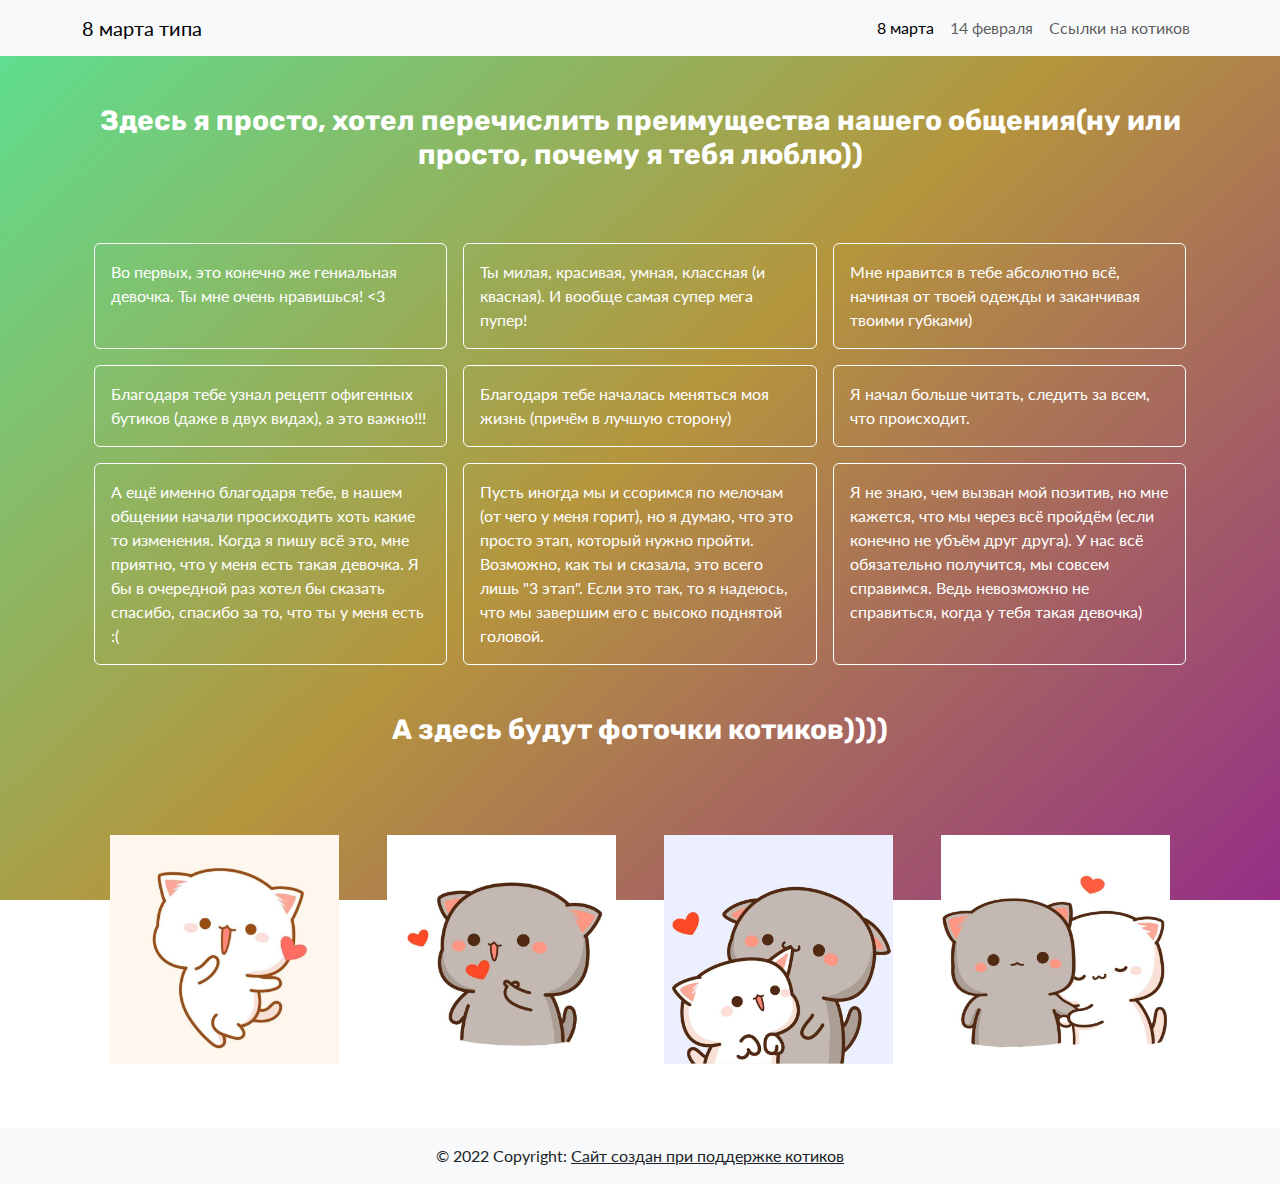
<file: index.html>
<!DOCTYPE html>
<html lang="en">
<head>
    <meta charset="UTF-8">
    <meta http-equiv="X-UA-Compatible" content="IE=edge">
    <meta name="viewport" content="width=device-width, initial-scale=1.0">
    <title>Document</title>
    <link href="https://cdn.jsdelivr.net/npm/bootstrap@5.0.1/dist/css/bootstrap.min.css" rel="stylesheet"> 
    <script src="https://cdn.jsdelivr.net/npm/@popperjs/core@2.9.2/dist/umd/popper.min.js" integrity="sha384-IQsoLXl5PILFhosVNubq5LC7Qb9DXgDA9i+tQ8Zj3iwWAwPtgFTxbJ8NT4GN1R8p" crossorigin="anonymous"></script>
    <script src="https://cdn.jsdelivr.net/npm/bootstrap@5.0.1/dist/js/bootstrap.min.js" integrity="sha384-Atwg2Pkwv9vp0ygtn1JAojH0nYbwNJLPhwyoVbhoPwBhjQPR5VtM2+xf0Uwh9KtT" crossorigin="anonymous"></script> 
    <link rel="stylesheet" href="CSS/style.css">
    <link rel="preconnect" href="https://fonts.googleapis.com">
    <link rel="preconnect" href="https://fonts.gstatic.com" crossorigin>
    <link href="https://fonts.googleapis.com/css2?family=Lato:wght@100;300&family=Rubik:wght@300&display=swap" rel="stylesheet">
</head>
<body>
    <nav class="navbar navbar-expand-lg navbar-light bg-light">
        <div class="container">
          <a class="navbar-brand" href="#">8 марта типа</a>
          <button class="navbar-toggler" type="button" data-bs-toggle="collapse" data-bs-target="#navbarNavAltMarkup" aria-controls="navbarNavAltMarkup" aria-expanded="false" aria-label="Toggle navigation">
            <span class="navbar-toggler-icon"></span>
          </button>
          <div class="collapse navbar-collapse justify-content-end" id="navbarNavAltMarkup">
            <div class="navbar-nav">
              <a class="nav-link active" href="#">8 марта</a>
              <a class="nav-link" href="Pages/14.html">14 февраля</a>
              <a class="nav-link" href="Pages/cats.html">Ссылки на котиков</a>
            </div>
          </div> 
        </div>
    </nav>

    <div class="container g-5">
        <div class="row g-lg-3 g-md-3 g-sm-3 g-3">
            <div class="col-md-12 text-center text-white py-5"><h3>Здесь я просто, хотел перечислить преимущества нашего общения(ну или просто, почему я тебя люблю))</h3></div>
            <div class="col-md-4 col-lg-4 col-sm-12 col-12">
                <div class="text-white border border-white rounded p-3 w-100 h-100">
                    Во первых, это конечно же гениальная девочка. Ты мне очень нравишься! <3
                </div>
            </div>
            <div class="col-md-4 col-lg-4 col-sm-12 col-12">
                <div class="text-white border border-white rounded p-3 w-100 h-100">
                    Ты милая, красивая, умная, классная (и квасная). И вообще самая супер мега пупер!
                </div>
            </div>
            <div class="col-md-4 col-lg-4 col-sm-12 col-12">
                <div class="text-white border border-white rounded p-3 w-100 h-100">
                    Мне нравится в тебе абсолютно всё, начиная от твоей одежды и заканчивая твоими губками)
                </div>
            </div>
            <div class="col-md-4 col-lg-4 col-sm-12 col-12">
                <div class="text-white border border-white rounded p-3 w-100 h-100">
                    Благодаря тебе узнал рецепт офигенных бутиков (даже в двух видах), а это важно!!!
                </div>
            </div>
            <div class="col-md-4 col-lg-4 col-sm-12 col-12">
                <div class="text-white border border-white rounded p-3 w-100 h-100">
                    Благодаря тебе началась меняться моя жизнь (причём в лучшую сторону)
                </div>
            </div>
            <div class="col-md-4 col-lg-4 col-sm-12 col-12">
                <div class="text-white border border-white rounded p-3 w-100 h-100">
                   Я начал больше читать, следить за всем, что происходит.
                </div>
            </div>   
            <div class="col-md-4 col-lg-4 col-sm-12 col-12">
                <div class="text-white border border-white rounded p-3 w-100 h-100">
                    А ещё именно благодаря тебе, в нашем общении начали просиходить хоть какие то изменения.
                    Когда я пишу всё это, мне приятно, что у меня есть такая девочка. Я бы в очередной раз хотел бы сказать спасибо, спасибо за то, что ты у меня есть :(
                </div>
            </div>
            <div class="col-md-4 col-lg-4 col-sm-12 col-12">
                <div class="text-white border border-white rounded p-3 w-100 h-100">
                    Пусть иногда мы и ссоримся по мелочам (от чего у меня горит), но я думаю, что это просто этап, который нужно пройти.
                    Возможно, как ты и сказала, это всего лишь "3 этап". Если это так, то я надеюсь, что мы завершим его с высоко поднятой головой.
                </div>
            </div>
            <div class="col-md-4 col-lg-4 col-sm-12 col-12">
                <div class="text-white border border-white rounded p-3 w-100 h-100">
                   Я не знаю, чем вызван мой позитив, но мне кажется, что мы через всё пройдём (если конечно не убъём друг друга). 
                   У нас всё обязательно получится, мы совсем справимся. Ведь невозможно не справиться, когда у тебя такая девочка)
                </div>
            </div> 
        </div>   
        <div class="row g-lg-3 g-md-3 g-sm-3 g-3">
            <div class="col-md-12 text-center text-white py-5"><h3>А здесь будут фоточки котиков))))</h3></div>
            <div class="col-md-3 col-lg-3 col-sm-12 col-12">
                <div class="text-white p-3 w-100 h-100">
                   <img class="img-fluid" src="Assets/img/cot1.jpg" alt="">
                </div>
            </div>
            <div class="col-md-3 col-lg-3 col-sm-12 col-12">
                <div class="text-white p-3 w-100 h-100">
                   <img class="img-fluid" src="Assets/img/cot2.jpg" alt="">
                </div>
            </div>
            <div class="col-md-3 col-lg-3 col-sm-12 col-12">
                <div class="text-white p-3 w-100 h-100">
                   <img class="img-fluid" src="Assets/img/cot3.jpg" alt="">
                </div>
            </div>
            <div class="col-md-3 col-lg-3 col-sm-12 col-12">
                <div class="text-white p-3 w-100 h-100">
                   <img class="img-fluid" src="Assets/img/cot4.jpg" alt="">
                </div>
            </div>
        </div>       
    </div>

    <footer class="bg-light text-center text-lg-start mt-5">
        <!-- Copyright -->
        <div class="text-center p-3">
          © 2022 Copyright:
          <a class="text-dark" href="Pages/cats.html">Сайт создан при поддержке котиков</a>
        </div>
        <!-- Copyright -->
    </footer>
</body>
</html>
</file>
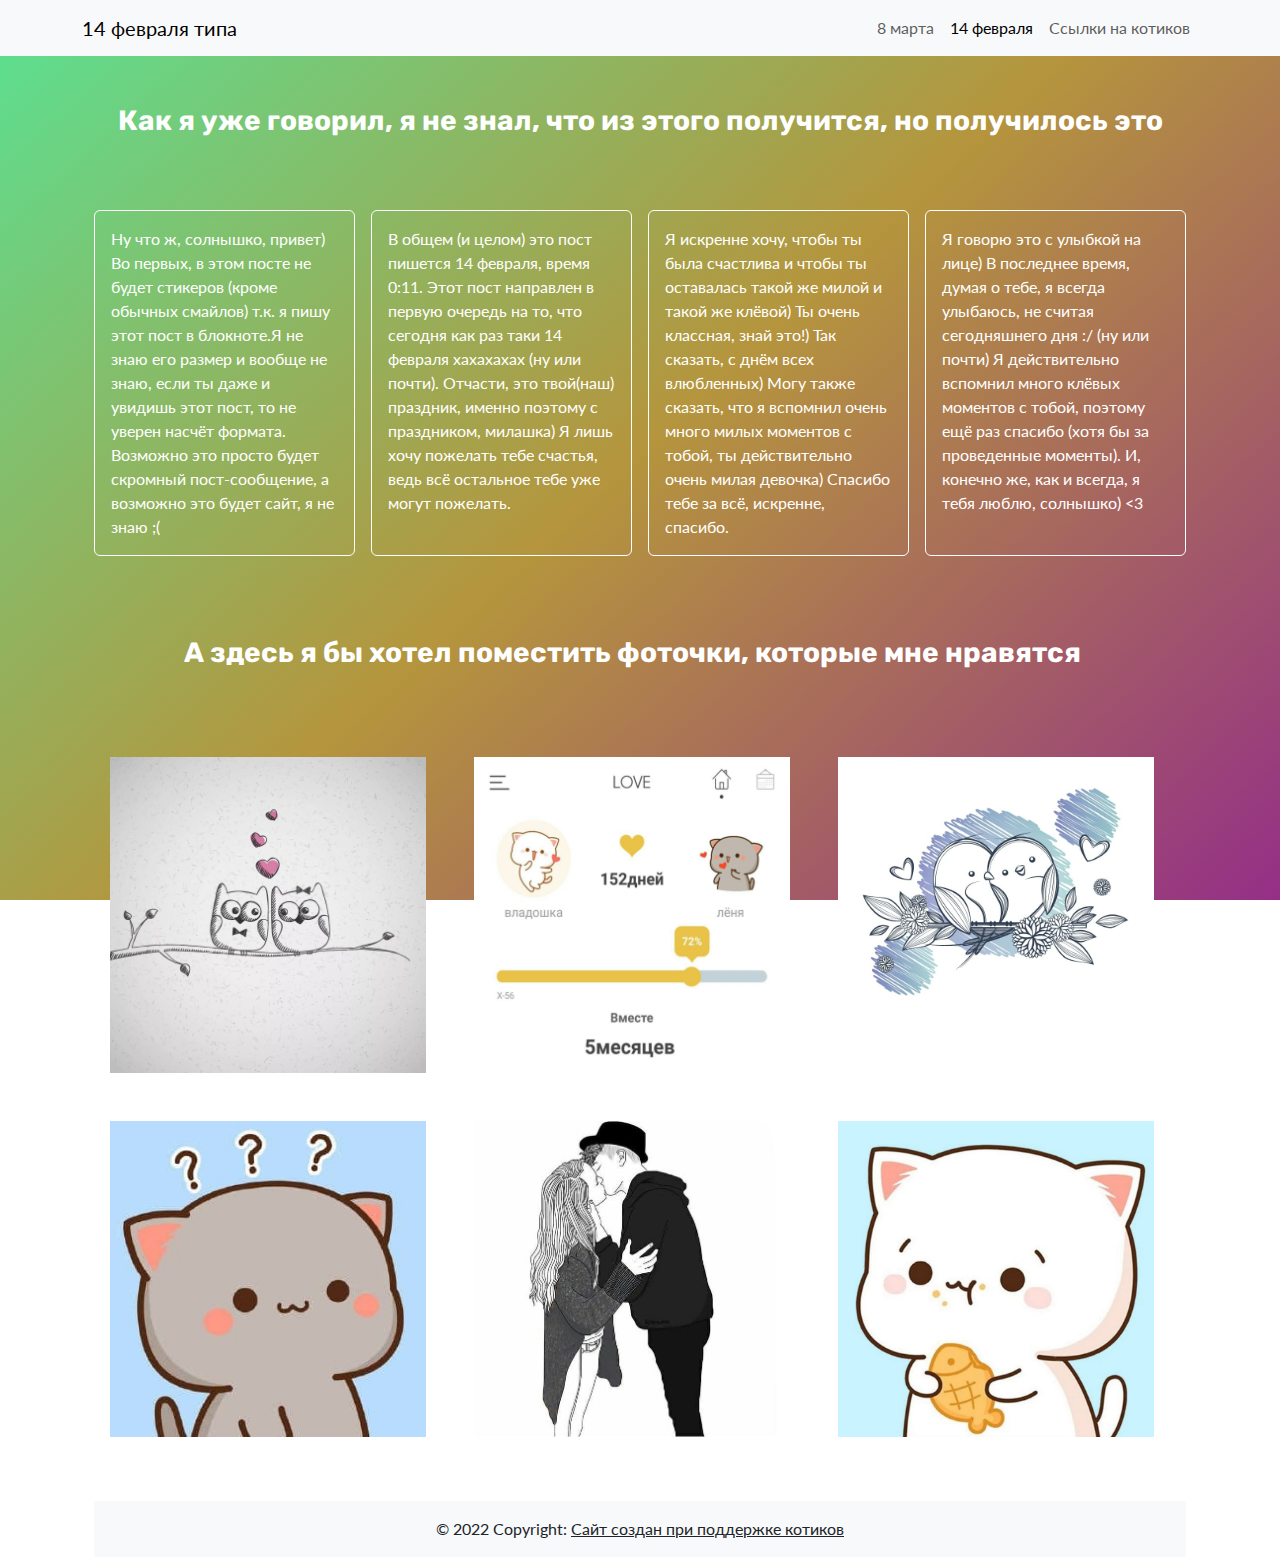
<file: Pages/14.html>
<!DOCTYPE html>
<html lang="en">
<head>
    <meta charset="UTF-8">
    <meta http-equiv="X-UA-Compatible" content="IE=edge">
    <meta name="viewport" content="width=device-width, initial-scale=1.0">
    <title>Document</title>
    <link href="https://cdn.jsdelivr.net/npm/bootstrap@5.0.1/dist/css/bootstrap.min.css" rel="stylesheet"> 
    <script src="https://cdn.jsdelivr.net/npm/@popperjs/core@2.9.2/dist/umd/popper.min.js" integrity="sha384-IQsoLXl5PILFhosVNubq5LC7Qb9DXgDA9i+tQ8Zj3iwWAwPtgFTxbJ8NT4GN1R8p" crossorigin="anonymous"></script>
    <script src="https://cdn.jsdelivr.net/npm/bootstrap@5.0.1/dist/js/bootstrap.min.js" integrity="sha384-Atwg2Pkwv9vp0ygtn1JAojH0nYbwNJLPhwyoVbhoPwBhjQPR5VtM2+xf0Uwh9KtT" crossorigin="anonymous"></script> 
    <link rel="stylesheet" href="../CSS/style.css">
    <link rel="preconnect" href="https://fonts.googleapis.com">
    <link rel="preconnect" href="https://fonts.gstatic.com" crossorigin>
    <link href="https://fonts.googleapis.com/css2?family=Lato:wght@100;300&family=Rubik:wght@300&display=swap" rel="stylesheet">
</head>
<body>
    <nav class="navbar navbar-expand-lg navbar-light bg-light">
        <div class="container">
          <a class="navbar-brand" href="#">14 февраля типа</a>
          <button class="navbar-toggler" type="button" data-bs-toggle="collapse" data-bs-target="#navbarNavAltMarkup" aria-controls="navbarNavAltMarkup" aria-expanded="false" aria-label="Toggle navigation">
            <span class="navbar-toggler-icon"></span>
          </button>
          <div class="collapse navbar-collapse justify-content-end" id="navbarNavAltMarkup">
            <div class="navbar-nav">
              <a class="nav-link " href="../index.html">8 марта</a>
              <a class="nav-link active" href="#">14 февраля</a>
              <a class="nav-link" href="cats.html">Ссылки на котиков</a>
            </div>
          </div> 
        </div>
    </nav>

    <div class="container g-5">
        <div class="row g-lg-3 g-md-3 g-sm-3 g-3">
            <div class="col-md-12 text-center text-white py-5"><h3>Как я уже говорил, я не знал, что из этого получится, но получилось это</h3></div>
            <div class="col-md-6 col-lg-3 col-sm-12 col-12">
                <div class="text-white border border-white rounded p-3 w-100 h-100">
                    Ну что ж, солнышко, привет) Во первых, в этом посте не будет стикеров (кроме обычных смайлов) т.к. я пишу этот пост в блокноте.Я не знаю его размер и вообще не знаю,
                    если ты даже и увидишь этот пост, то не уверен насчёт формата. Возможно это просто будет скромный пост-сообщение, а возможно это будет сайт, я не знаю ;(
                </div>
            </div>
            <div class="col-md-6 col-lg-3 col-sm-12 col-12">
                <div class="text-white border border-white rounded p-3 w-100 h-100">
                    В общем (и целом) это пост пишется 14 февраля, время 0:11. Этот пост направлен в первую очередь на то, что сегодня как раз таки 14 февраля хахахахах (ну или почти).
                    Отчасти, это твой(наш) праздник, именно поэтому с праздником, милашка) Я лишь хочу пожелать тебе счастья, ведь всё остальное тебе уже могут пожелать.
                </div>
            </div>
            <div class="col-md-6 col-lg-3 col-sm-12 col-12">
                <div class="text-white border border-white rounded p-3 w-100 h-100">
                    Я искренне хочу, чтобы ты была счастлива и чтобы ты оставалась такой же милой и такой же клёвой) Ты очень классная, знай это!) Так сказать, с днём всех влюбленных)
                    Могу также сказать, что я вспомнил очень много милых моментов с тобой, ты действительно очень милая девочка) Спасибо тебе за всё, искренне, спасибо.
                </div>
            </div>
            <div class="col-md-6 col-lg-3 col-sm-12 col-12">
                <div class="text-white border border-white rounded p-3 w-100 h-100">
                    Я говорю это с улыбкой на лице) В последнее время, думая о тебе, я всегда улыбаюсь, не считая сегодняшнего дня :/ (ну или почти)
                    Я действительно вспомнил много клёвых моментов с тобой, поэтому ещё раз спасибо (хотя бы за проведенные моменты). И, конечно же, как и всегда, я тебя люблю, солнышко) <3
                </div>
            </div>
        <div class="row g-lg-3 g-md-3 g-sm-3 g-3">
            <div class="col-md-12 text-center text-white py-5"><h3>А здесь я бы хотел поместить фоточки, которые мне нравятся</h3></div>
            <div class="col-md-4 col-lg-4 col-sm-12 col-12">
                 <div class="text-white p-3 w-100 h-100">
                    <img class="img-fluid" src="../Assets/img/14-1.jpg" alt="">
                </div>
            </div>
            <div class="col-md-4 col-lg-4 col-sm-12 col-12">
                <div class="text-white p-3 w-100 h-100">
                    <img class="img-fluid" src="../Assets/img/14-2.jpg" alt="">
                </div>
            </div>
            <div class="col-md-4 col-lg-4 col-sm-12 col-12">
                <div class="text-white p-3 w-100 h-100">
                    <img class="img-fluid" src="../Assets/img/14-3.jpg" alt="">
                </div>
            </div>
            <div class="col-md-4 col-lg-4 col-sm-12 col-12">
                <div class="text-white p-3 w-100 h-100">
                    <img class="img-fluid" src="../Assets/img/14-4.jpg" alt="">
               </div>
           </div>
           <div class="col-md-4 col-lg-4 col-sm-12 col-12">
            <div class="text-white p-3 w-100 h-100">
                    <img class="img-fluid" src="../Assets/img/14-5.jpg" alt="">
            </div>
            </div>
            <div class="col-md-4 col-lg-4 col-sm-12 col-12">
                <div class="text-white p-3 w-100 h-100">
                    <img class="img-fluid" src="../Assets/img/14-6.jpg" alt="">
                </div>
            </div>           
        </div>   
    </div>

    <footer class="bg-light text-center text-lg-start mt-5">
        <!-- Copyright -->
        <div class="text-center p-3">
          © 2022 Copyright:
          <a class="text-dark" href="cats.html">Сайт создан при поддержке котиков</a>
        </div>
        <!-- Copyright -->
    </footer>
</body>
</html>
</file>
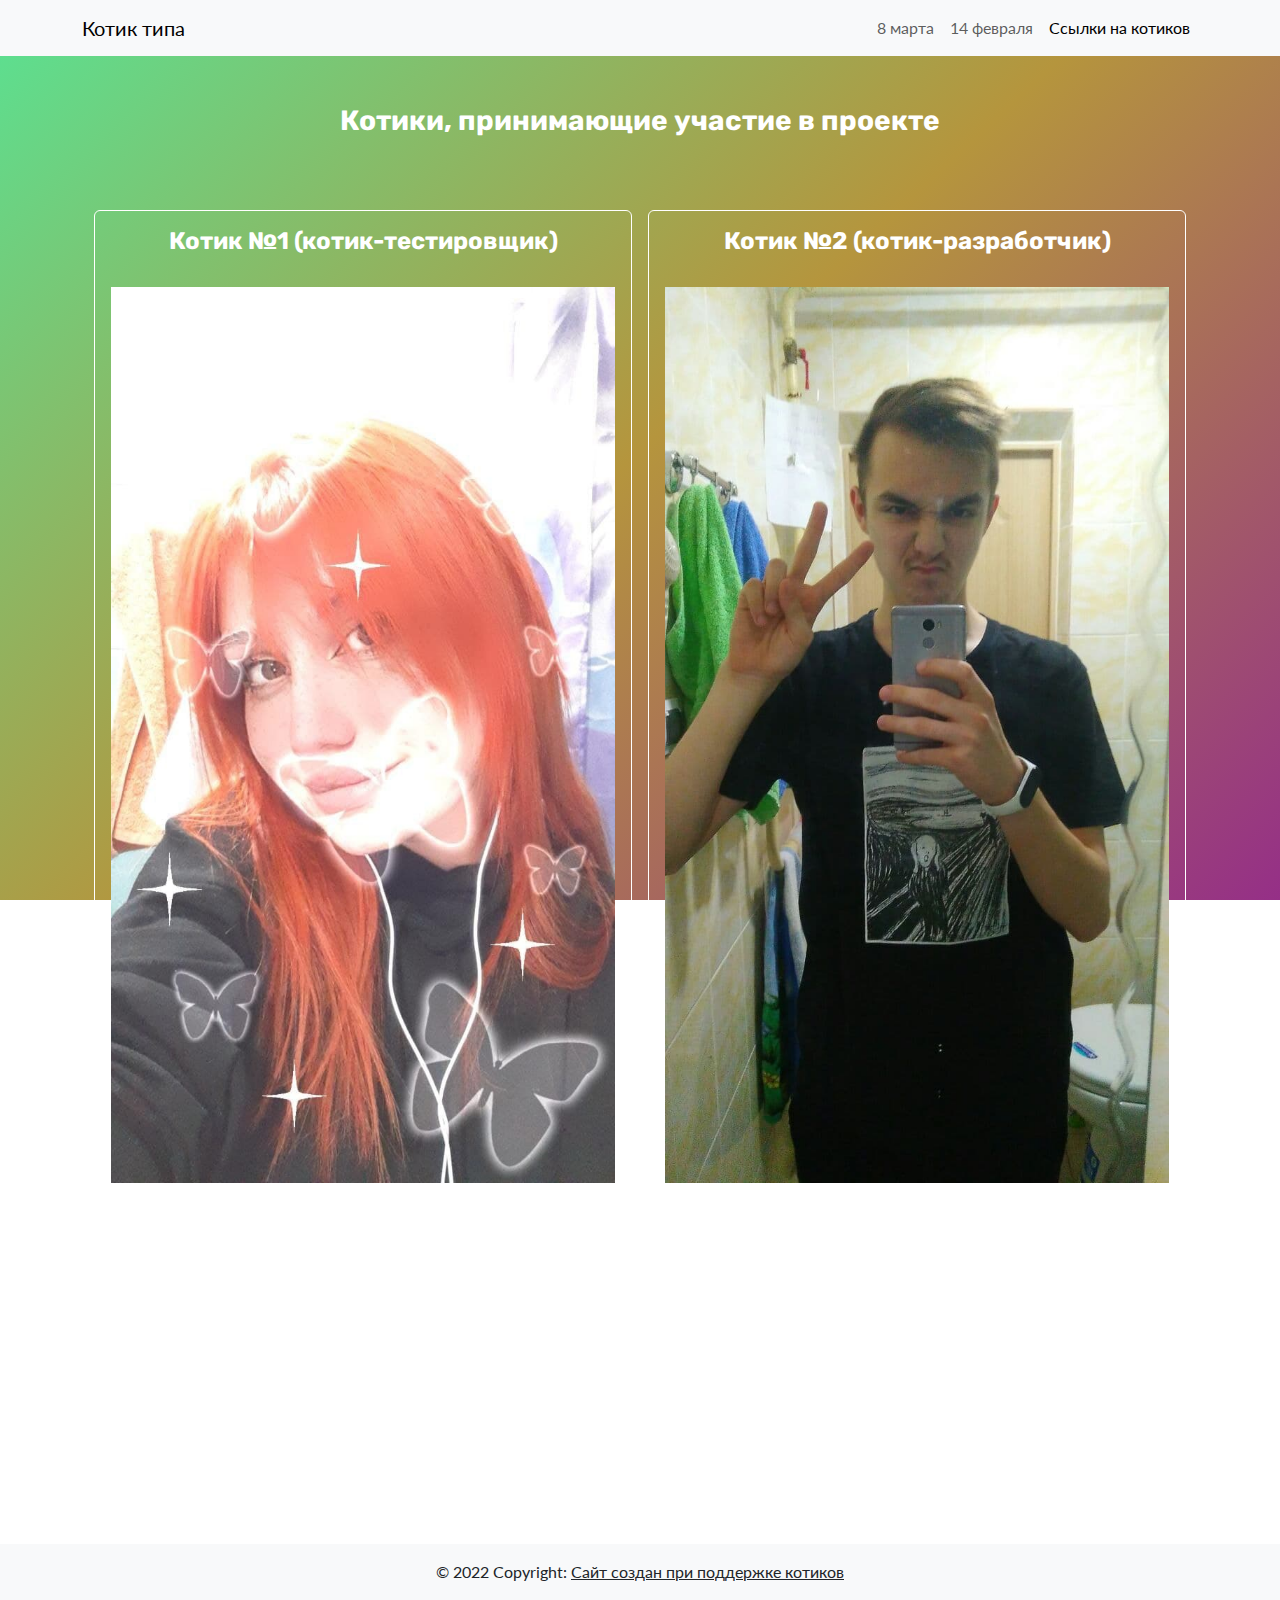
<file: Pages/cats.html>
<!DOCTYPE html>
<html lang="en">
<head>
    <meta charset="UTF-8">
    <meta http-equiv="X-UA-Compatible" content="IE=edge">
    <meta name="viewport" content="width=device-width, initial-scale=1.0">
    <title>Document</title>
    <link href="https://cdn.jsdelivr.net/npm/bootstrap@5.0.1/dist/css/bootstrap.min.css" rel="stylesheet"> 
    <script src="https://cdn.jsdelivr.net/npm/@popperjs/core@2.9.2/dist/umd/popper.min.js" integrity="sha384-IQsoLXl5PILFhosVNubq5LC7Qb9DXgDA9i+tQ8Zj3iwWAwPtgFTxbJ8NT4GN1R8p" crossorigin="anonymous"></script>
    <script src="https://cdn.jsdelivr.net/npm/bootstrap@5.0.1/dist/js/bootstrap.min.js" integrity="sha384-Atwg2Pkwv9vp0ygtn1JAojH0nYbwNJLPhwyoVbhoPwBhjQPR5VtM2+xf0Uwh9KtT" crossorigin="anonymous"></script> 
    <link rel="stylesheet" href="../CSS/style.css">
    <link rel="preconnect" href="https://fonts.googleapis.com">
    <link rel="preconnect" href="https://fonts.gstatic.com" crossorigin>
    <link href="https://fonts.googleapis.com/css2?family=Lato:wght@100;300&family=Rubik:wght@300&display=swap" rel="stylesheet">
</head>
<body>
    <nav class="navbar navbar-expand-lg navbar-light bg-light">
        <div class="container">
          <a class="navbar-brand" href="../Assets/img/p.jpg">Котик типа</a>
          <button class="navbar-toggler" type="button" data-bs-toggle="collapse" data-bs-target="#navbarNavAltMarkup" aria-controls="navbarNavAltMarkup" aria-expanded="false" aria-label="Toggle navigation">
            <span class="navbar-toggler-icon"></span>
          </button>
          <div class="collapse navbar-collapse justify-content-end" id="navbarNavAltMarkup">
            <div class="navbar-nav">
              <a class="nav-link " href="../index.html">8 марта</a>
              <a class="nav-link" href="14.html">14 февраля</a>
              <a class="nav-link active" href="#">Ссылки на котиков</a>
            </div>
          </div> 
        </div>
    </nav>

    <div class="container g-5">
        <div class="row g-lg-3 g-md-3 g-sm-3 g-3">
            <div class="col-md-12 text-center text-white py-5"><h3>Котики, принимающие участие в проекте</h3></div>
            <div class="col-md-6 col-lg-6 col-sm-6 col-12">
                <div class="text-white border border-white rounded p-3 w-100 h-100">
                   <h4 class="text-center">Котик №1 (котик-тестировщик)</h4> <br>
                   <img class="img-fluid" src="../Assets/img/c1.jpg" alt="">
                   <h5>Особенности: <br>
                   1) Супер-пупер классная <br>
                   2) Владеет стихией огня <br>
                   3) Возможность испепелять врагов взглядом <br>
                   4) Возможность быть красивой вне зависимости от ситуации <br>
                   5) Няшка-милашка, но если разозлить то няшка-злюшка <br>
                   6) Возможность бесконечно слушать комплименты Котика №2 <br>
                   7) ...Будь потише друг, ведь тут играет Миша Круг (kekw)
                   </h5>                  
                </div>
            </div>
            <div class="col-md-6 col-lg-6 col-sm-6 col-12">
                <div class="text-white border border-white rounded p-3 w-100 h-100">
                   <h4 class="text-center">Котик №2 (котик-разработчик)</h4> <br>
                   <img class="img-fluid" src="../Assets/img/c2.jpg" alt="">
                   <h5>Особенности: <br>
                   1) Супер-пупер классный (нэнт) <br>
                   2) Владеет стихией воды <br>
                   3) Возможность испепелять врагов словами <br>
                   4) Возможность любоваться красотой Котика №1 вне зависимости от ситуации <br>
                   5) Няшка-злюшка, но если умилить то няшка-милашка <br>
                   6) Возможность бесконечно говорить комплименты Котику №1 <br>
                   7) Это мой город грехов и я в нём Микки Рурк... (kekw)
                   </h5>
                </div>
            </div>
        </div>   
    </div>

    <footer class="bg-light text-center text-lg-start mt-5">
        <!-- Copyright -->
        <div class="text-center p-3">
          © 2022 Copyright:
          <a class="text-dark" href="#">Сайт создан при поддержке котиков</a>
        </div>
        <!-- Copyright -->
    </footer>
</body>
</html>
</file>
<file: CSS/style.css>
html, body {
    height: 100%;
    width: 100%;
  }

  body
{
    font-family: 'Lato', sans-serif;
    background: -webkit-linear-gradient(317deg, #952f87,#b5953d,#59e293) no-repeat;
    background: linear-gradient(317deg, #952f87,#b5953d,#59e293) fixed; 
}

h1,h2,h3,h4,h5,h6
{
    font-family: 'Rubik', sans-serif;
    font-style: normal;
    font-weight: bold;
}
</file>
